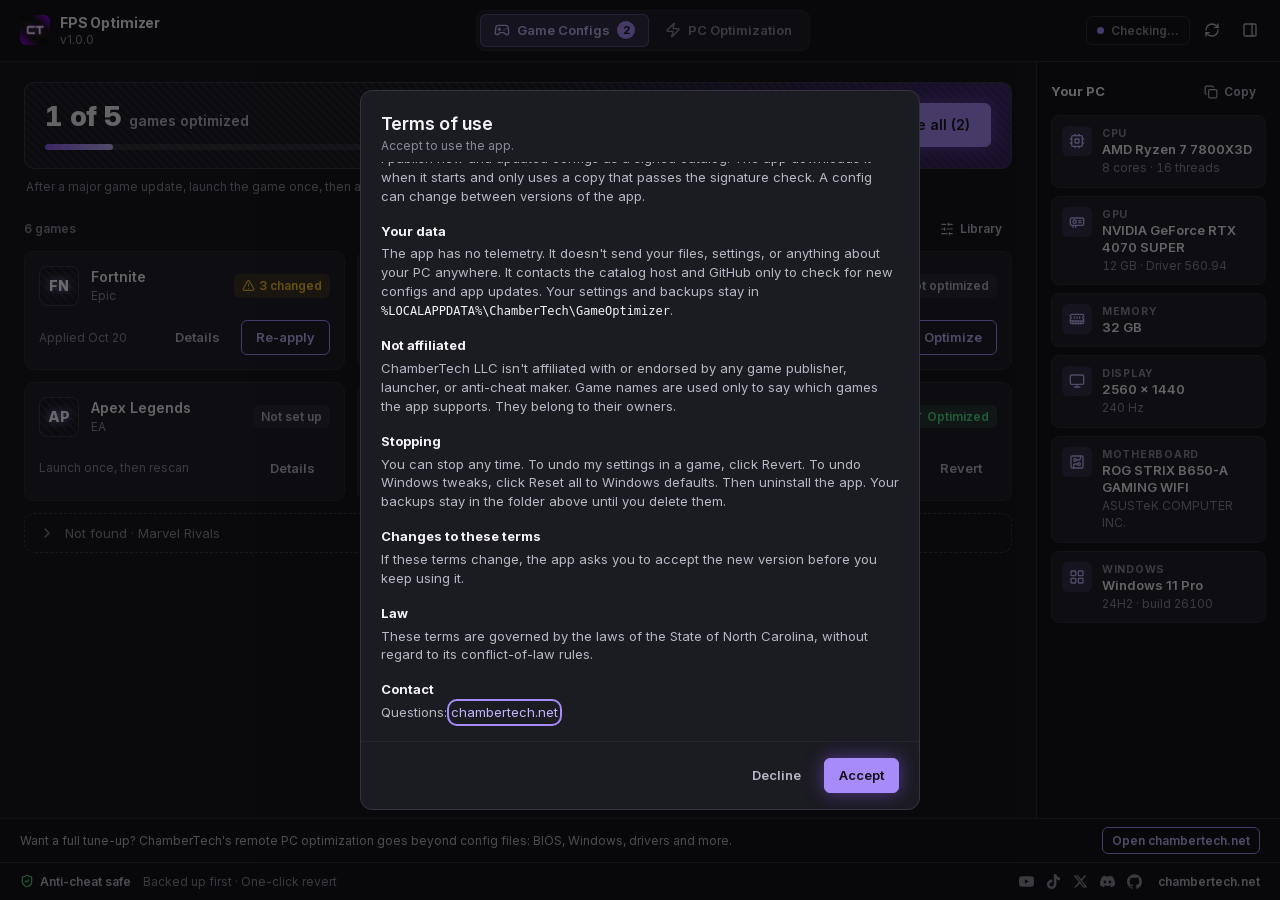
<file: ui/index.html>
<!doctype html>
<html lang="en">
<head>
  <meta charset="utf-8">
  <meta name="viewport" content="width=device-width, initial-scale=1">
  <title>FPS Optimizer</title>
  <link rel="stylesheet" href="app.css">
</head>
<body>
  <!-- Outline icons from Lucide (ISC), brand marks from Simple Icons (CC0) -->
  <svg hidden aria-hidden="true">
    <symbol id="i-check" viewBox="0 0 24 24"><path d="M20 6 9 17l-5-5"/></symbol>
    <symbol id="i-alert" viewBox="0 0 24 24"><path d="m21.73 18-8-14a2 2 0 0 0-3.48 0l-8 14A2 2 0 0 0 4 21h16a2 2 0 0 0 1.73-3"/><path d="M12 9v4"/><path d="M12 17h.01"/></symbol>
    <symbol id="i-download" viewBox="0 0 24 24"><path d="M21 15v4a2 2 0 0 1-2 2H5a2 2 0 0 1-2-2v-4"/><path d="m7 10 5 5 5-5"/><path d="M12 15V3"/></symbol>
    <symbol id="i-list" viewBox="0 0 24 24"><path d="m3 17 2 2 4-4"/><path d="m3 7 2 2 4-4"/><path d="M13 6h8"/><path d="M13 12h8"/><path d="M13 18h8"/></symbol>
    <symbol id="i-folder" viewBox="0 0 24 24"><path d="M20 20a2 2 0 0 0 2-2V8a2 2 0 0 0-2-2h-7.9a2 2 0 0 1-1.69-.9L9.6 3.9A2 2 0 0 0 7.93 3H4a2 2 0 0 0-2 2v13a2 2 0 0 0 2 2Z"/></symbol>
    <symbol id="i-lock" viewBox="0 0 24 24"><rect width="18" height="11" x="3" y="11" rx="2"/><path d="M7 11V7a5 5 0 0 1 10 0v4"/></symbol>
    <symbol id="i-shield" viewBox="0 0 24 24"><path d="M20 13c0 5-3.5 7.5-7.66 8.95a1 1 0 0 1-.67-.01C7.5 20.5 4 18 4 13V6a1 1 0 0 1 1-1c2 0 4.5-1.2 6.24-2.72a1.17 1.17 0 0 1 1.52 0C14.51 3.81 17 5 19 5a1 1 0 0 1 1 1z"/><path d="m9 12 2 2 4-4"/></symbol>
    <symbol id="i-sliders" viewBox="0 0 24 24"><path d="M21 4h-7M10 4H3M21 12h-9M8 12H3M21 20h-5M12 20H3M14 2v4M8 10v4M16 18v4"/></symbol>
    <symbol id="i-refresh" viewBox="0 0 24 24"><path d="M3 12a9 9 0 0 1 9-9 9.75 9.75 0 0 1 6.74 2.74L21 8"/><path d="M21 3v5h-5"/><path d="M21 12a9 9 0 0 1-9 9 9.75 9.75 0 0 1-6.74-2.74L3 16"/><path d="M8 16H3v5"/></symbol>
    <symbol id="i-chevron" viewBox="0 0 24 24"><path d="m9 18 6-6-6-6"/></symbol>
    <symbol id="i-x" viewBox="0 0 24 24"><path d="M18 6 6 18"/><path d="m6 6 12 12"/></symbol>
    <symbol id="i-gamepad" viewBox="0 0 24 24"><path d="M6 11h4"/><path d="M8 9v4"/><path d="M15 12h.01"/><path d="M18 10h.01"/><path d="M17.32 5H6.68a4 4 0 0 0-3.978 3.59c-.006.052-.01.101-.017.152C2.604 9.416 2 14.456 2 16a3 3 0 0 0 3 3c1 0 1.5-.5 2-1l1.414-1.414A2 2 0 0 1 9.828 16h4.344a2 2 0 0 1 1.414.586L17 18c.5.5 1 1 2 1a3 3 0 0 0 3-3c0-1.545-.604-6.584-.685-7.258-.007-.05-.011-.1-.017-.151A4 4 0 0 0 17.32 5z"/></symbol>
    <symbol id="i-zap" viewBox="0 0 24 24"><path d="M4 14a1 1 0 0 1-.78-1.63l9.9-10.2a.5.5 0 0 1 .86.46l-1.92 6.02A1 1 0 0 0 13 10h7a1 1 0 0 1 .78 1.63l-9.9 10.2a.5.5 0 0 1-.86-.46l1.92-6.02A1 1 0 0 0 11 14z"/></symbol>
    <symbol id="i-cpu" viewBox="0 0 24 24"><rect width="16" height="16" x="4" y="4" rx="2"/><rect width="6" height="6" x="9" y="9" rx="1"/><path d="M15 2v2"/><path d="M15 20v2"/><path d="M2 15h2"/><path d="M2 9h2"/><path d="M20 15h2"/><path d="M20 9h2"/><path d="M9 2v2"/><path d="M9 20v2"/></symbol>
    <!-- Drawn for this app: a graphics card with its fan -->
    <symbol id="i-gpu" viewBox="0 0 24 24"><rect width="20" height="11" x="2" y="6" rx="2"/><circle cx="8.5" cy="11.5" r="2.5"/><path d="M14.5 10h3.5"/><path d="M14.5 13h3.5"/><path d="M6 17v3"/><path d="M10 17v3"/></symbol>
    <symbol id="i-memory" viewBox="0 0 24 24"><path d="M6 19v-3"/><path d="M10 19v-3"/><path d="M14 19v-3"/><path d="M18 19v-3"/><path d="M8 11V9"/><path d="M16 11V9"/><path d="M12 11V9"/><path d="M2 15h20"/><path d="M2 7a2 2 0 0 1 2-2h16a2 2 0 0 1 2 2v1.1a2 2 0 0 0 0 3.837V17a2 2 0 0 1-2 2H4a2 2 0 0 1-2-2v-5.1a2 2 0 0 0 0-3.837Z"/></symbol>
    <symbol id="i-monitor" viewBox="0 0 24 24"><rect width="20" height="14" x="2" y="3" rx="2"/><path d="M8 21h8"/><path d="M12 17v4"/></symbol>
    <symbol id="i-board" viewBox="0 0 24 24"><rect width="18" height="18" x="3" y="3" rx="2"/><path d="M11 9h4a2 2 0 0 0 2-2V3"/><circle cx="9" cy="9" r="2"/><path d="M7 21v-4a2 2 0 0 1 2-2h4"/><circle cx="15" cy="15" r="2"/></symbol>
    <symbol id="i-os" viewBox="0 0 24 24"><rect width="7" height="7" x="3" y="3" rx="1"/><rect width="7" height="7" x="14" y="3" rx="1"/><rect width="7" height="7" x="14" y="14" rx="1"/><rect width="7" height="7" x="3" y="14" rx="1"/></symbol>
    <symbol id="i-copy" viewBox="0 0 24 24"><rect width="14" height="14" x="8" y="8" rx="2"/><path d="M4 16c-1.1 0-2-.9-2-2V4c0-1.1.9-2 2-2h10c1.1 0 2 .9 2 2"/></symbol>
    <symbol id="i-panel" viewBox="0 0 24 24"><rect width="18" height="18" x="3" y="3" rx="2"/><path d="M15 3v18"/></symbol>
    <symbol id="i-undo" viewBox="0 0 24 24"><path d="M3 12a9 9 0 1 0 9-9 9.75 9.75 0 0 0-6.74 2.74L3 8"/><path d="M3 3v5h5"/></symbol>
    <symbol id="b-youtube" viewBox="0 0 24 24"><path d="M23.498 6.186a3.016 3.016 0 0 0-2.122-2.136C19.505 3.545 12 3.545 12 3.545s-7.505 0-9.377.505A3.017 3.017 0 0 0 .502 6.186C0 8.07 0 12 0 12s0 3.93.502 5.814a3.016 3.016 0 0 0 2.122 2.136c1.871.505 9.376.505 9.376.505s7.505 0 9.377-.505a3.015 3.015 0 0 0 2.122-2.136C24 15.93 24 12 24 12s0-3.93-.502-5.814zM9.545 15.568V8.432L15.818 12l-6.273 3.568z"/></symbol>
    <symbol id="b-tiktok" viewBox="0 0 24 24"><path d="M12.525.02c1.31-.02 2.61-.01 3.91-.02.08 1.53.63 3.09 1.75 4.17 1.12 1.11 2.7 1.62 4.24 1.79v4.03c-1.44-.05-2.89-.35-4.2-.97-.57-.26-1.1-.59-1.62-.93-.01 2.92.01 5.84-.02 8.75-.08 1.4-.54 2.79-1.35 3.94-1.31 1.92-3.58 3.17-5.91 3.21-1.43.08-2.86-.31-4.08-1.03-2.02-1.19-3.44-3.37-3.65-5.71-.02-.5-.03-1-.01-1.49.18-1.9 1.12-3.72 2.58-4.96 1.66-1.44 3.98-2.13 6.15-1.72.02 1.48-.04 2.96-.04 4.44-.99-.32-2.15-.23-3.02.37-.63.41-1.11 1.04-1.36 1.75-.21.51-.15 1.07-.14 1.61.24 1.64 1.82 3.02 3.5 2.87 1.12-.01 2.19-.66 2.77-1.61.19-.33.4-.67.41-1.06.1-1.79.06-3.57.07-5.36.01-4.03-.01-8.05.02-12.07z"/></symbol>
    <symbol id="b-x" viewBox="0 0 24 24"><path d="M18.244 2.25h3.308l-7.227 8.26 8.502 11.24H16.17l-5.214-6.817L4.99 21.75H1.68l7.73-8.835L1.254 2.25H8.08l4.713 6.231zm-1.161 17.52h1.833L7.084 4.126H5.117z"/></symbol>
    <symbol id="b-discord" viewBox="0 0 24 24"><path d="M20.317 4.3698a19.7913 19.7913 0 0 0-4.8851-1.5152.0741.0741 0 0 0-.0785.0371c-.211.3753-.4447.8648-.6083 1.2495-1.8447-.2762-3.68-.2762-5.4868 0-.1636-.3933-.4058-.8742-.6177-1.2495a.077.077 0 0 0-.0785-.037 19.7363 19.7363 0 0 0-4.8852 1.515.0699.0699 0 0 0-.0321.0277C.5334 9.0458-.319 13.5799.0992 18.0578a.0824.0824 0 0 0 .0312.0561c2.0528 1.5076 4.0413 2.4228 5.9929 3.0294a.0777.0777 0 0 0 .0842-.0276c.4616-.6304.8731-1.2952 1.226-1.9942a.076.076 0 0 0-.0416-.1057c-.6528-.2476-1.2743-.5495-1.8722-.8923a.077.077 0 0 1-.0076-.1277c.1258-.0943.2517-.1923.3718-.2914a.0743.0743 0 0 1 .0776-.0105c3.9278 1.7933 8.18 1.7933 12.0614 0a.0739.0739 0 0 1 .0785.0095c.1202.099.246.198.3728.2924a.077.077 0 0 1-.0066.1276 12.2986 12.2986 0 0 1-1.873.8914.0766.0766 0 0 0-.0407.1067c.3604.698.7719 1.3628 1.225 1.9932a.076.076 0 0 0 .0842.0286c1.961-.6067 3.9495-1.5219 6.0023-3.0294a.077.077 0 0 0 .0313-.0552c.5004-5.177-.8382-9.6739-3.5485-13.6604a.061.061 0 0 0-.0312-.0286zM8.02 15.3312c-1.1825 0-2.1569-1.0857-2.1569-2.419 0-1.3332.9555-2.4189 2.157-2.4189 1.2108 0 2.1757 1.0952 2.1568 2.419 0 1.3332-.9555 2.4189-2.1569 2.4189zm7.9748 0c-1.1825 0-2.1569-1.0857-2.1569-2.419 0-1.3332.9554-2.4189 2.1569-2.4189 1.2108 0 2.1757 1.0952 2.1568 2.419 0 1.3332-.946 2.4189-2.1568 2.4189z"/></symbol>
    <symbol id="b-github" viewBox="0 0 24 24"><path d="M12 .297c-6.63 0-12 5.373-12 12 0 5.303 3.438 9.8 8.205 11.385.6.113.82-.258.82-.577 0-.285-.01-1.04-.015-2.04-3.338.724-4.042-1.61-4.042-1.61C4.422 18.07 3.633 17.7 3.633 17.7c-1.087-.744.084-.729.084-.729 1.205.084 1.838 1.236 1.838 1.236 1.07 1.835 2.809 1.305 3.495.998.108-.776.417-1.305.76-1.605-2.665-.3-5.466-1.332-5.466-5.93 0-1.31.465-2.38 1.235-3.22-.135-.303-.54-1.523.105-3.176 0 0 1.005-.322 3.3 1.23.96-.267 1.98-.399 3-.405 1.02.006 2.04.138 3 .405 2.28-1.552 3.285-1.23 3.285-1.23.645 1.653.24 2.873.12 3.176.765.84 1.23 1.91 1.23 3.22 0 4.61-2.805 5.625-5.475 5.92.42.36.81 1.096.81 2.22 0 1.606-.015 2.896-.015 3.286 0 .315.21.69.825.57C20.565 22.092 24 17.592 24 12.297c0-6.627-5.373-12-12-12"/></symbol>
  </svg>

  <header class="topbar">
    <div class="brand">
      <img class="logo" src="ct.png" alt="ChamberTech">
      <div>
        <strong>FPS Optimizer</strong>
        <span class="meta">v<span id="version">1.0.0</span></span>
      </div>
    </div>

    <div class="tabs" role="tablist" aria-label="Sections">
      <button id="tab-games" class="tab" type="button" role="tab" aria-selected="true" aria-controls="panel-games" data-tab="games">
        <svg class="icon" aria-hidden="true"><use href="#i-gamepad"/></svg>Game Configs<span id="tab-games-count" class="tab-count num" hidden></span>
      </button>
      <button id="tab-pc" class="tab" type="button" role="tab" aria-selected="false" aria-controls="panel-pc" data-tab="pc" tabindex="-1">
        <svg class="icon" aria-hidden="true"><use href="#i-zap"/></svg>PC Optimization
      </button>
    </div>

    <div class="top-actions">
      <span id="catalog-chip" class="chip" data-state="checking" aria-live="polite"><span class="dot"></span><span id="catalog-text">Checking…</span></span>
      <button id="update-chip" class="chip chip-violet" type="button" hidden aria-live="polite"></button>
      <button id="rescan-btn" class="btn btn-ghost btn-icon" type="button" aria-label="Rescan" data-tip="Rescan"><svg class="icon" aria-hidden="true"><use href="#i-refresh"/></svg></button>
      <button id="specs-btn" class="btn btn-ghost btn-icon" type="button" aria-label="PC specs" aria-controls="specs" aria-expanded="true" data-tip="Show or hide your PC specs"><svg class="icon" aria-hidden="true"><use href="#i-panel"/></svg></button>
    </div>
  </header>

  <div class="shell">
    <main>
      <section id="panel-games" role="tabpanel" aria-labelledby="tab-games">
        <div class="hero" aria-live="polite">
          <div class="hero-text">
            <p class="hero-count num"><span id="hero-num">–</span> <span id="hero-label" class="hero-label">games optimized</span></p>
            <div class="meter" aria-hidden="true"><span id="hero-bar"></span></div>
          </div>
          <button id="optimize-all" class="btn btn-primary btn-lg" type="button" hidden>Optimize all</button>
        </div>
        <p class="apply-hint" id="apply-hint">After a major game update, launch the game once, then apply.</p>

        <div class="section-head">
          <span id="library-count">Scanning…</span>
          <button id="library-btn" class="btn btn-ghost btn-sm" type="button" data-tip="Hide games, or point one at its folder"><svg class="icon" aria-hidden="true"><use href="#i-sliders"/></svg>Library</button>
        </div>
        <div id="grid" class="grid"></div>

        <details id="not-found" class="not-found" hidden>
          <summary><svg class="icon chev" aria-hidden="true"><use href="#i-chevron"/></svg><span id="not-found-text"></span></summary>
          <ul id="not-found-list"></ul>
        </details>
      </section>

      <section id="panel-pc" role="tabpanel" aria-labelledby="tab-pc" hidden>
        <div class="hero" aria-live="polite">
          <div class="hero-text">
            <p class="hero-count num"><span id="pc-num">–</span> <span class="hero-label">Windows tweaks applied</span></p>
            <div class="meter" aria-hidden="true"><span id="pc-bar"></span></div>
          </div>
          <button id="tweaks-reset-all" class="btn" type="button" hidden data-tip="Puts every Windows setting listed here back to its default, including ones the playbook set"></button>
        </div>

        <div class="section-head"><span>Profiles</span></div>
        <div id="tweaks" class="grid grid-profiles"></div>
      </section>
    </main>

    <aside id="specs" class="specs" aria-labelledby="specs-title">
      <div class="specs-head">
        <h2 id="specs-title">Your PC</h2>
        <button id="specs-copy" class="btn btn-ghost btn-sm" type="button" data-tip="Copy your specs as text"><svg class="icon" aria-hidden="true"><use href="#i-copy"/></svg>Copy</button>
      </div>
      <dl id="specs-list" class="specs-list"></dl>
    </aside>
  </div>

  <footer class="footbar">
    <aside class="tune" id="tune-foot" aria-label="ChamberTech tune-up">
      <p id="tune-foot-text">Want a full tune-up? ChamberTech's remote PC optimization goes beyond config files: BIOS, Windows, drivers and more.</p>
      <button id="tune-foot-btn" type="button" class="btn btn-outline btn-sm" data-url="https://chambertech.net">Open chambertech.net</button>
    </aside>
    <div class="foot-row">
      <span class="safe" data-tip="Config files and Windows settings only. Nothing is injected into a game and nothing stays running."><svg class="icon" aria-hidden="true"><use href="#i-shield"/></svg>Anti-cheat safe</span>
      <span class="safe-more">Backed up first · One-click revert</span>
      <nav class="socials" aria-label="ChamberTech on social media">
        <button type="button" data-url="https://www.youtube.com/chambertech" aria-label="YouTube" data-tip="YouTube"><svg class="brand-icon" aria-hidden="true"><use href="#b-youtube"/></svg></button>
        <button type="button" data-url="https://www.tiktok.com/@chambertech" aria-label="TikTok" data-tip="TikTok"><svg class="brand-icon" aria-hidden="true"><use href="#b-tiktok"/></svg></button>
        <button type="button" data-url="https://x.com/ChamberTech_" aria-label="X" data-tip="X"><svg class="brand-icon" aria-hidden="true"><use href="#b-x"/></svg></button>
        <button type="button" data-url="https://discord.gg/TG4djSaZ2w" aria-label="Discord" data-tip="Discord"><svg class="brand-icon" aria-hidden="true"><use href="#b-discord"/></svg></button>
        <button type="button" data-url="https://github.com/ChamberTechFPS" aria-label="GitHub" data-tip="GitHub"><svg class="brand-icon" aria-hidden="true"><use href="#b-github"/></svg></button>
      </nav>
      <button type="button" class="site-link" data-url="https://www.chambertech.net/">chambertech.net</button>
    </div>
  </footer>

  <dialog id="drawer" class="drawer" aria-labelledby="drawer-title"></dialog>

  <dialog id="sheet" class="sheet" aria-labelledby="sheet-title">
    <div class="sheet-head">
      <div>
        <h2 id="sheet-title">Your library</h2>
        <p class="meta">Hide games or set their folders.</p>
      </div>
      <button class="btn btn-ghost btn-icon" type="button" data-close aria-label="Close"><svg class="icon" aria-hidden="true"><use href="#i-x"/></svg></button>
    </div>
    <div class="sheet-list">
      <h3 class="libs-title" data-tip="Extra places to look for games. Each launcher's own folders inside are checked too.">Game folders</h3>
      <div class="libs"></div>
      <h3 class="libs-title">Games</h3>
      <ul id="sheet-list"></ul>
    </div>
  </dialog>

  <!-- First launch: accept the terms, then add game folders. Can't be dismissed until accepted. -->
  <dialog id="welcome" class="sheet welcome" aria-labelledby="welcome-title">
    <div class="sheet-head">
      <div>
        <h2 id="welcome-title"></h2>
        <p id="welcome-sub" class="meta"></p>
      </div>
    </div>
    <div id="welcome-body" class="sheet-list welcome-body"></div>
    <div id="welcome-foot" class="drawer-foot"></div>
  </dialog>

  <div id="toast" class="toast" role="status" hidden></div>
  <div id="tip" class="tip" role="tooltip" popover="manual"></div>

  <script src="updates.js"></script>
  <script src="mock.js"></script>
  <script src="app.js"></script>
</body>
</html>
</file>
<file: ui/app.css>
@font-face {
  font-family: "Inter";
  src: url("fonts/InterVariable.woff2") format("woff2");
  font-weight: 100 900;
  font-display: block;
}

/* ChamberTech tokens: charcoal + violet from the CT logo, shared with Chamber Companion */
:root {
  --bg: #111115;
  --bar: #0d0d11;
  --card: #1b1b22;
  --card-hover: #22222b;
  --raised: #24242d;
  --line: #353541;
  --line-soft: #26262f;
  --text: #f4f4f7;
  --text-2: #b7b7c5;
  --text-3: #8a8a99;
  --violet: #a78bfa;
  --violet-soft: #c4b5fd;
  --violet-tint: rgba(167, 139, 250, 0.14);
  --on-violet: #111115;
  --glow: rgba(139, 92, 246, 0.5);
  --ok: #4ade80;
  --ok-tint: rgba(74, 222, 128, 0.12);
  --warn: #fbbf24;
  --warn-tint: rgba(251, 191, 36, 0.12);
  --bad: #f87171;
  --bad-tint: rgba(248, 113, 113, 0.14);
  --carbon: repeating-linear-gradient(45deg, #15151b 0 3px, #1e1e26 3px 6px);
  --r-card: 10px;
  --r-ctl: 6px;
  --ease: 150ms ease-out;
  color-scheme: dark;
}

* { box-sizing: border-box; margin: 0; padding: 0; }

body {
  height: 100vh;
  overflow: hidden;
  display: flex;
  flex-direction: column;
  background: var(--bg);
  color: var(--text);
  font: 400 14px/1.45 "Inter", "Segoe UI Variable Text", "Segoe UI", system-ui, sans-serif;
  -webkit-font-smoothing: antialiased;
}

button { font: inherit; color: inherit; }
h2 { font-size: 18px; font-weight: 600; }
[hidden] { display: none !important; }
:focus-visible { outline: 2px solid var(--violet); outline-offset: 2px; }
.num { font-variant-numeric: tabular-nums; }
.meta { font-size: 12px; color: var(--text-3); }
.warn-text { color: var(--warn); }

.icon {
  width: 16px; height: 16px; flex-shrink: 0;
  fill: none; stroke: currentColor; stroke-width: 2; stroke-linecap: round; stroke-linejoin: round;
}
.brand-icon { width: 15px; height: 15px; fill: currentColor; }

/* Buttons: exactly one violet-filled primary per view */
.btn {
  display: inline-flex; align-items: center; gap: 6px;
  padding: 7px 14px;
  border: 1px solid var(--line);
  border-radius: var(--r-ctl);
  background: var(--raised);
  font-size: 13px; font-weight: 600;
  white-space: nowrap;
  cursor: pointer;
  transition: background var(--ease), border-color var(--ease), color var(--ease), transform 60ms;
}
.btn:hover { background: #2c2c37; }
.btn:active { transform: scale(0.97); }
.btn-primary { background: var(--violet); border-color: var(--violet); color: var(--on-violet); box-shadow: 0 0 18px var(--glow); }
.btn-primary:hover { background: var(--violet-soft); border-color: var(--violet-soft); }
.btn-outline { background: transparent; border-color: var(--violet); color: var(--violet-soft); }
.btn-outline:hover { background: var(--violet-tint); }
.btn-ghost { background: transparent; border-color: transparent; color: var(--text-2); }
.btn-ghost:hover { background: var(--card-hover); color: var(--text); }
.btn-danger { background: transparent; border-color: rgba(248, 113, 113, 0.55); color: var(--bad); }
.btn-lg { padding: 11px 20px; font-size: 14px; }
.btn-sm { padding: 4px 9px; font-size: 12px; }
.btn-sm .icon { width: 14px; height: 14px; }
.btn-icon { padding: 7px; }
.btn:disabled,
.btn:disabled:hover,
.btn:disabled:active {
  background: var(--raised);
  border-color: var(--line);
  color: var(--text-3);
  box-shadow: none;
  cursor: not-allowed;
  opacity: 0.45;
  transform: none;
}
body.busy .btn { pointer-events: none; opacity: 0.6; }

/* Top bar: brand, the two sections, status */
.topbar {
  display: grid; grid-template-columns: 1fr auto 1fr; align-items: center; gap: 16px;
  padding: 10px 14px 10px 20px;
  background: var(--bar);
  border-bottom: 1px solid var(--line-soft);
}
.brand { display: flex; align-items: center; gap: 10px; min-width: 0; }
.brand > div { display: flex; flex-direction: column; line-height: 1.25; }
.brand strong { font-size: 14px; font-weight: 700; letter-spacing: -0.01em; white-space: nowrap; }
.logo { width: 30px; height: 30px; border-radius: var(--r-ctl); }
.top-actions { display: flex; align-items: center; justify-content: flex-end; gap: 6px; }

.tabs { display: flex; gap: 2px; padding: 3px; border: 1px solid var(--line-soft); border-radius: 9px; background: var(--card); }
.tab {
  display: inline-flex; align-items: center; gap: 7px;
  padding: 7px 14px;
  border: 0; border-radius: var(--r-ctl);
  background: none;
  color: var(--text-3);
  font-size: 13px; font-weight: 600; white-space: nowrap;
  cursor: pointer;
  transition: background var(--ease), color var(--ease);
}
.tab:hover { color: var(--text); }
.tab[aria-selected="true"] { background: var(--violet-tint); color: var(--violet-soft); box-shadow: inset 0 0 0 1px rgba(167, 139, 250, 0.35); }
.tab-count { min-width: 18px; padding: 0 5px; border-radius: 9px; background: var(--violet); color: var(--on-violet); font-size: 11px; font-weight: 700; line-height: 18px; text-align: center; }

.chip {
  display: inline-flex; align-items: center; gap: 7px;
  padding: 5px 10px;
  border: 1px solid var(--line-soft);
  border-radius: var(--r-ctl);
  background: none;
  color: var(--text-3);
  font-size: 12px; font-weight: 600; white-space: nowrap;
}
.chip .dot { width: 7px; height: 7px; border-radius: 50%; background: var(--violet); }
.chip[data-state="checking"] .dot { animation: pulse 0.8s ease-in-out infinite alternate; }
.chip[data-state="fresh"] .dot { background: var(--ok); }
.chip[data-state="saved"] .dot { background: var(--warn); }
.chip[data-state="error"] { color: var(--bad); border-color: rgba(248, 113, 113, 0.55); }
.chip[data-state="error"] .dot { background: var(--bad); }
.chip-violet { border-color: var(--violet); color: var(--violet-soft); cursor: pointer; }
.chip-violet:hover { background: var(--violet-tint); }
button.chip:disabled { cursor: default; opacity: 1; }
button.chip[data-state="error"]:hover { background: none; }
@keyframes pulse { to { opacity: 0.3; } }

/* Body: the section on the left, this PC's specs on the right */
.shell { flex: 1; min-height: 0; display: flex; }
main { flex: 1; min-width: 0; overflow-y: auto; padding: 20px 24px 24px; }
main > section { max-width: 1180px; margin: 0 auto; }

/* Hero: the one place the carbon + corner glow from the logo shows up big */
.hero {
  display: flex; align-items: center; gap: 24px;
  padding: 18px 20px;
  border: 1px solid var(--line);
  border-radius: var(--r-card);
  background:
    radial-gradient(circle at 100% 0, rgba(124, 58, 237, 0.36), transparent 46%),
    var(--carbon);
}
.hero-text { flex: 1; min-width: 0; }
.hero-count { font-size: 28px; font-weight: 800; line-height: 1.1; letter-spacing: -0.02em; }
.hero-label { font-size: 14px; font-weight: 600; color: var(--text-2); letter-spacing: 0; }
.meter { max-width: 340px; height: 6px; margin-top: 12px; border-radius: 3px; background: rgba(255, 255, 255, 0.09); overflow: hidden; }
.meter span { display: block; width: 0; height: 100%; border-radius: 3px; background: linear-gradient(90deg, #8b5cf6, var(--violet-soft)); transition: width 300ms ease-out; }
.meter.full span { background: var(--ok); }

.section-head { display: flex; align-items: center; justify-content: space-between; min-height: 26px; margin: 20px 0 8px; font-size: 12px; font-weight: 600; color: var(--text-3); }
.grid { display: grid; grid-template-columns: repeat(auto-fill, minmax(300px, 1fr)); gap: 12px; }
.grid-profiles { grid-template-columns: repeat(auto-fill, minmax(250px, 1fr)); align-items: start; }

/* Cards: what it is and its state on top, the one next step on the bottom */
.card {
  display: flex; flex-direction: column; gap: 14px;
  padding: 14px;
  background: var(--card);
  border: 1px solid var(--line-soft);
  border-radius: var(--r-card);
  transition: background var(--ease), border-color var(--ease);
}
.card:hover { background: var(--card-hover); border-color: var(--line); }
.card-head { display: flex; align-items: center; gap: 12px; min-width: 0; }
.card-info { flex: 1; min-width: 0; }
.card-name { font-size: 14px; font-weight: 600; overflow: hidden; text-overflow: ellipsis; white-space: nowrap; }
.card-where { font-size: 12px; color: var(--text-3); }
.card-foot { display: flex; align-items: center; gap: 8px; min-height: 32px; margin-top: auto; }
.card-note { flex: 1; min-width: 0; display: flex; align-items: center; gap: 6px; font-size: 12px; color: var(--text-3); white-space: nowrap; }
.card-note .icon { width: 14px; height: 14px; }
.card-actions { display: flex; gap: 6px; }
.gain { color: var(--ok); font-weight: 600; cursor: default; }

/* Monogram tiles echo the CT mark: white letters, violet glow, carbon */
.tile {
  width: 40px; height: 40px; flex-shrink: 0;
  display: grid; place-items: center;
  border: 1px solid var(--line);
  border-radius: 8px;
  background: var(--carbon);
  color: #fff;
  font-size: 14px; font-weight: 800; letter-spacing: 0.02em;
  text-shadow: 0 0 8px var(--violet);
}
.tile.lit { border-color: #8b5cf6; box-shadow: 0 0 12px var(--glow); }
.tile.sm { width: 34px; height: 34px; font-size: 12px; border-radius: var(--r-ctl); }

.badge {
  display: inline-flex; align-items: center; gap: 4px;
  padding: 3px 8px;
  border-radius: var(--r-ctl);
  background: var(--raised);
  color: var(--text-2);
  font-size: 12px; font-weight: 600;
  white-space: nowrap;
  cursor: default;
}
.badge .icon { width: 13px; height: 13px; }
.badge.ok { background: var(--ok-tint); color: var(--ok); }
.badge.warn { background: var(--warn-tint); color: var(--warn); }
.badge.violet { background: var(--violet-tint); color: var(--violet-soft); }
.badge.bad { background: var(--bad-tint); color: var(--bad); }

/* Profile cards list their tweaks; the reason for each one is on hover */
.card-summary { margin-top: -4px; font-size: 13px; color: var(--text-2); cursor: default; }
.tweak-list { list-style: none; display: flex; flex-direction: column; gap: 7px; padding-top: 12px; border-top: 1px solid var(--line-soft); }
.tweak { display: flex; align-items: center; gap: 8px; font-size: 13px; color: var(--text-2); cursor: default; }
.tweak:hover { color: var(--text); }
.tweak-name { overflow: hidden; text-overflow: ellipsis; white-space: nowrap; }
.state { width: 14px; height: 14px; flex-shrink: 0; display: grid; place-items: center; }
.state::before { content: ""; width: 8px; height: 8px; border-radius: 50%; border: 1.5px solid var(--text-3); }
.state.other::before { border-color: var(--warn); background: var(--warn); }
.state.applied::before { display: none; }
.state .icon { width: 14px; height: 14px; color: var(--ok); stroke-width: 3; }

.empty {
  grid-column: 1 / -1;
  padding: 40px 24px;
  border: 1px dashed var(--line);
  border-radius: var(--r-card);
  text-align: center;
  color: var(--text-2);
}
.empty strong { display: block; margin-bottom: 6px; font-size: 16px; color: var(--text); }
.empty .btn { margin-top: 16px; }

.not-found { margin-top: 12px; border: 1px dashed var(--line); border-radius: var(--r-card); }
.not-found summary { display: flex; align-items: center; gap: 10px; padding: 10px 14px; font-size: 13px; color: var(--text-3); cursor: pointer; list-style: none; }
.not-found summary::-webkit-details-marker { display: none; }
.not-found .chev { color: var(--text-3); transition: transform var(--ease); }
.not-found[open] .chev { transform: rotate(90deg); }
.not-found ul { list-style: none; padding: 0 14px 6px; }

.row { display: flex; align-items: center; gap: 12px; padding: 10px 0; border-top: 1px solid var(--line-soft); }
.row-info { flex: 1; min-width: 0; }
.row-info .meta { overflow: hidden; text-overflow: ellipsis; white-space: nowrap; }

/* Specs rail: read at a glance, and clean enough to screenshot and send */
.specs { width: 244px; flex-shrink: 0; overflow-y: auto; padding: 16px 14px; background: var(--bar); border-left: 1px solid var(--line-soft); }
body.no-specs .specs { display: none; }
.specs-head { display: flex; align-items: center; justify-content: space-between; min-height: 26px; margin-bottom: 10px; }
.specs-head h2 { font-size: 13px; font-weight: 700; }
.specs-list { display: flex; flex-direction: column; gap: 8px; }
.spec { display: grid; grid-template-columns: 30px minmax(0, 1fr); column-gap: 10px; align-items: start; padding: 10px; border: 1px solid var(--line-soft); border-radius: 8px; background: var(--card); }
.spec-icon { grid-row: 1 / span 3; width: 30px; height: 30px; display: grid; place-items: center; border-radius: var(--r-ctl); background: var(--violet-tint); color: var(--violet-soft); }
.spec dt, .spec dd { grid-column: 2; }
.spec dt { font-size: 10.5px; font-weight: 700; letter-spacing: 0.07em; text-transform: uppercase; color: var(--text-3); }
.spec-value { font-size: 13px; font-weight: 600; line-height: 1.3; overflow-wrap: anywhere; }
.spec-sub { margin-top: 1px; font-size: 12px; color: var(--text-3); }

/* The games list sits under Optimize all, so the post-update note stays in view with it. */
.apply-hint { margin: 10px 2px 0; font-size: 12px; line-height: 1.4; color: var(--text-3); }

/* Footer: a quiet tune-up line, then the existing status row */
.footbar {
  display: flex; flex-direction: column;
  background: var(--bar);
  border-top: 1px solid var(--line-soft);
  font-size: 12px; color: var(--text-3);
}
.tune {
  display: flex; align-items: center; flex-wrap: wrap; gap: 10px 12px;
  padding: 8px 20px;
  color: var(--text-2); line-height: 1.45;
}
.tune p { flex: 1; min-width: min(100%, 280px); }
.tune-card {
  flex-direction: column; align-items: flex-start;
  margin-top: 16px; padding: 12px 14px;
  border: 1px solid var(--line); border-radius: var(--r-card);
  background:
    radial-gradient(circle at 100% 0, rgba(124, 58, 237, 0.22), transparent 55%),
    var(--bg);
}
.foot-row {
  display: flex; align-items: center; gap: 12px;
  padding: 7px 20px;
  border-top: 1px solid var(--line-soft);
}
.safe { display: flex; align-items: center; gap: 6px; color: var(--text-2); font-weight: 600; cursor: default; }
.safe .icon { width: 14px; height: 14px; color: var(--ok); }
.safe-more { flex: 1; white-space: nowrap; overflow: hidden; text-overflow: ellipsis; }
.socials { display: flex; gap: 4px; }
.socials button { display: grid; place-items: center; padding: 4px; border: 0; border-radius: var(--r-ctl); background: none; color: var(--text-3); cursor: pointer; }
.socials button:hover { color: var(--text); }
.site-link { border: 0; background: none; color: var(--text-2); font-size: 12px; font-weight: 600; cursor: pointer; }
.site-link:hover { color: var(--violet-soft); }

/* Drawer + library sheet are native <dialog>s */
dialog { color: var(--text); background: var(--card); border: 1px solid var(--line); }
dialog::backdrop { background: rgba(5, 5, 8, 0.6); }
.drawer { width: min(460px, 100vw); height: 100vh; max-height: 100vh; margin: 0 0 0 auto; border-width: 0 0 0 1px; }
.drawer[open] { display: flex; flex-direction: column; }
.drawer-head { display: flex; align-items: center; gap: 12px; padding: 20px 20px 0; }
.drawer-head .titles { flex: 1; min-width: 0; }
.drawer-body { flex: 1; overflow-y: auto; padding: 16px 20px; }
.drawer-foot { display: flex; flex-wrap: wrap; justify-content: flex-end; align-items: center; gap: 8px; padding: 16px 20px; border-top: 1px solid var(--line-soft); }
.drawer-foot .apply-hint { flex: 1 0 100%; margin: 0 0 6px; }
.drawer-foot .tune-card { flex: 1 0 100%; margin: 0 0 8px; }

.settings { width: 100%; border-collapse: collapse; font-size: 13px; }
.settings th { padding: 0 8px 6px 0; text-align: left; font-size: 12px; font-weight: 600; color: var(--text-3); }
.settings td { padding: 8px 8px 8px 0; border-top: 1px solid var(--line-soft); vertical-align: top; }
.settings tr[data-tip] { cursor: help; }
.settings tbody tr[data-tip]:hover td { background: rgba(255, 255, 255, 0.025); }
.settings .now { color: var(--text-2); }
.settings .want { color: var(--violet-soft); font-weight: 600; }
.settings .match .want { color: var(--text-3); font-weight: 400; }
.settings .match .icon { width: 13px; height: 13px; color: var(--ok); vertical-align: -2px; }
.settings .group td { padding-top: 14px; font-weight: 600; }
.settings .value td { border-top: 0; padding-top: 0; font-size: 12px; color: var(--text-3); }

.note { display: flex; gap: 8px; margin: 16px 0; font-size: 13px; color: var(--text-2); }
.note .icon { margin-top: 2px; }
.note.running-warn {
  margin: 0 0 16px;
  padding: 8px 10px;
  border-radius: var(--r-ctl);
  background: var(--bad-tint);
  color: var(--bad);
  font-weight: 600;
}
.note.running-warn span { min-width: 0; }
.proof { padding: 12px 14px; border: 1px solid var(--line); border-radius: var(--r-card); background: var(--bg); }
.proof-num { margin-top: 4px; font-size: 15px; font-weight: 700; }

.sheet { width: min(560px, 92vw); max-height: 80vh; margin: auto; border-radius: 12px; }
.sheet[open] { display: flex; flex-direction: column; }
.sheet-head { display: flex; align-items: flex-start; gap: 12px; padding: 20px 20px 8px; }
.sheet-head > div { flex: 1; }
.sheet-list { overflow-y: auto; padding: 0 20px 12px; list-style: none; }
.sheet-list > ul { list-style: none; padding: 0; margin: 0; }
.libs-title { display: inline-block; margin: 12px 0 2px; font-size: 13px; font-weight: 700; }
.libs { display: flex; flex-direction: column; gap: 8px; margin: 8px 0 4px; }
.libs .row .meta { overflow: hidden; text-overflow: ellipsis; white-space: nowrap; }
.libs > .btn { align-self: flex-start; }
.welcome-body h3 { margin: 16px 0 4px; font-size: 13px; font-weight: 700; }
.welcome-body p { margin: 0 0 8px; font-size: 13px; color: var(--text-2); }
.welcome-body code { font-size: 12px; color: var(--text); }
.link { padding: 0; border: 0; background: none; color: var(--violet-soft); font: inherit; cursor: pointer; }
.show-toggle { display: inline-flex; align-items: center; gap: 6px; font-size: 12px; color: var(--text-2); cursor: pointer; }
.show-toggle input { width: 16px; height: 16px; accent-color: var(--violet); }

.toast {
  position: fixed; left: 50%; bottom: 96px; z-index: 10;
  transform: translateX(-50%);
  max-width: min(560px, 92vw);
  padding: 10px 16px;
  border: 1px solid var(--line);
  border-radius: var(--r-card);
  background: var(--raised);
  box-shadow: 0 12px 32px rgba(0, 0, 0, 0.5);
  font-size: 13px; font-weight: 600;
}
.toast.ok { border-color: rgba(74, 222, 128, 0.4); color: var(--ok); }
.toast.error { border-color: rgba(248, 113, 113, 0.45); color: var(--bad); }

/* One hover tooltip for everything with data-tip. A popover, so it sits above open dialogs. */
.tip {
  position: fixed; inset: auto; margin: 0;
  max-width: 280px;
  padding: 7px 10px;
  border: 1px solid var(--line);
  border-radius: var(--r-ctl);
  background: #09090c;
  color: var(--text);
  box-shadow: 0 8px 24px rgba(0, 0, 0, 0.55);
  font-size: 12px; font-weight: 500; line-height: 1.4;
  pointer-events: none;
}

::-webkit-scrollbar { width: 10px; }
::-webkit-scrollbar-thumb { border: 3px solid transparent; border-radius: 5px; background: var(--line) content-box; }
::-webkit-scrollbar-thumb:hover { background: var(--text-3) content-box; }

@media (max-width: 960px) {
  .safe-more { visibility: hidden; }
  .tab { padding: 7px 10px; }
  .topbar { gap: 10px; }
}

@media (prefers-reduced-motion: reduce) {
  *, *::before, *::after { transition: none !important; animation: none !important; }
}
</file>
